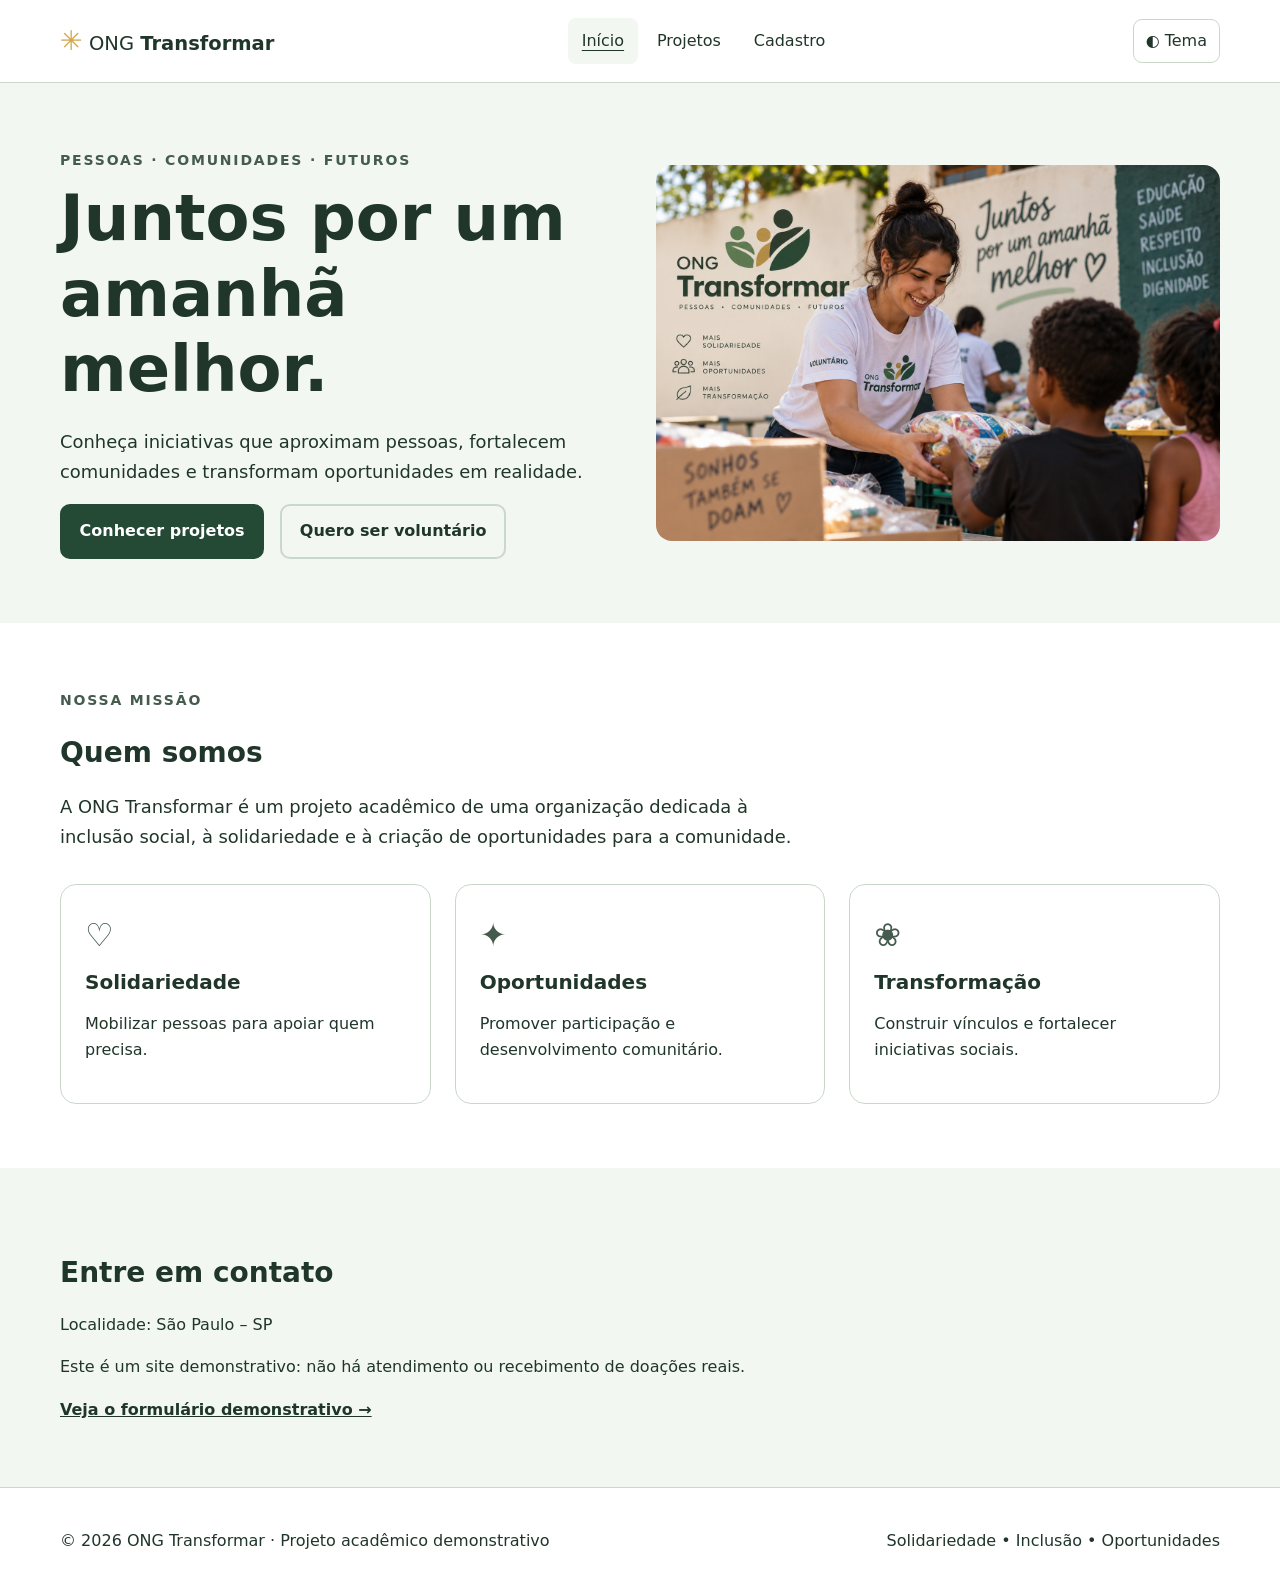
<file: index.html>
<!doctype html>
<html lang="pt-BR">
<head>
<meta charset="utf-8">
<meta name="viewport" content="width=device-width, initial-scale=1">
<meta name="description" content="Conheça os projetos sociais e as oportunidades de voluntariado da ONG Transformar.">
<title>Início | ONG Transformar</title>
<link rel="stylesheet" href="style.css">
<script src="main.js" defer></script>
</head>
<body>
<a class="skip-link" href="#conteudo">Pular para o conteúdo</a>
<header class="site-header"><div class="container header-inner">
<a class="brand" href="index.html" aria-label="ONG Transformar — página inicial"><span class="brand-icon" aria-hidden="true">✳</span> ONG <strong>Transformar</strong></a>
<button class="menu-toggle" type="button" aria-controls="menu-principal" aria-expanded="false">☰ <span>Menu</span></button>
<nav id="menu-principal" aria-label="Navegação principal"><ul class="nav-list">
<li><a href="index.html" aria-current="page">Início</a></li><li><a href="projetos.html" >Projetos</a></li><li><a href="cadastro.html" >Cadastro</a></li></ul></nav>
<button class="theme-toggle" type="button" aria-label="Ativar modo escuro" aria-pressed="false">◐ <span>Tema</span></button>
</div></header>
<main id="conteudo"><section class="hero"><div class="container hero-grid"><div class="hero-copy"><span class="eyebrow">PESSOAS · COMUNIDADES · FUTUROS</span><h1>Juntos por um amanhã melhor.</h1><p>Conheça iniciativas que aproximam pessoas, fortalecem comunidades e transformam oportunidades em realidade.</p><div class="actions"><a class="button" href="projetos.html">Conhecer projetos</a><a class="button button-outline" href="cadastro.html">Quero ser voluntário</a></div></div><img class="hero-image" src="ong-social.jpg" width="1536" height="1024" alt="Voluntária entregando uma cesta de alimentos a crianças durante uma ação solidária"></div></section>
<section class="section container" aria-labelledby="quem-somos"><span class="eyebrow">NOSSA MISSÃO</span><h2 id="quem-somos">Quem somos</h2><p class="intro">A ONG Transformar é um projeto acadêmico de uma organização dedicada à inclusão social, à solidariedade e à criação de oportunidades para a comunidade.</p><div class="cards"><article class="card"><span class="card-icon" aria-hidden="true">♡</span><h3>Solidariedade</h3><p>Mobilizar pessoas para apoiar quem precisa.</p></article><article class="card"><span class="card-icon" aria-hidden="true">✦</span><h3>Oportunidades</h3><p>Promover participação e desenvolvimento comunitário.</p></article><article class="card"><span class="card-icon" aria-hidden="true">❀</span><h3>Transformação</h3><p>Construir vínculos e fortalecer iniciativas sociais.</p></article></div></section>
<section class="section section-soft"><div class="container"><h2>Entre em contato</h2><address><p>Localidade: São Paulo – SP</p><p>Este é um site demonstrativo: não há atendimento ou recebimento de doações reais.</p></address><a class="text-link" href="cadastro.html">Veja o formulário demonstrativo →</a></div></section></main>
<footer class="site-footer"><div class="container footer-inner"><p>© 2026 ONG Transformar · Projeto acadêmico demonstrativo</p><p>Solidariedade • Inclusão • Oportunidades</p></div></footer>
<div id="toast" class="toast" role="status" aria-live="polite" hidden></div>
</body></html>
</file>
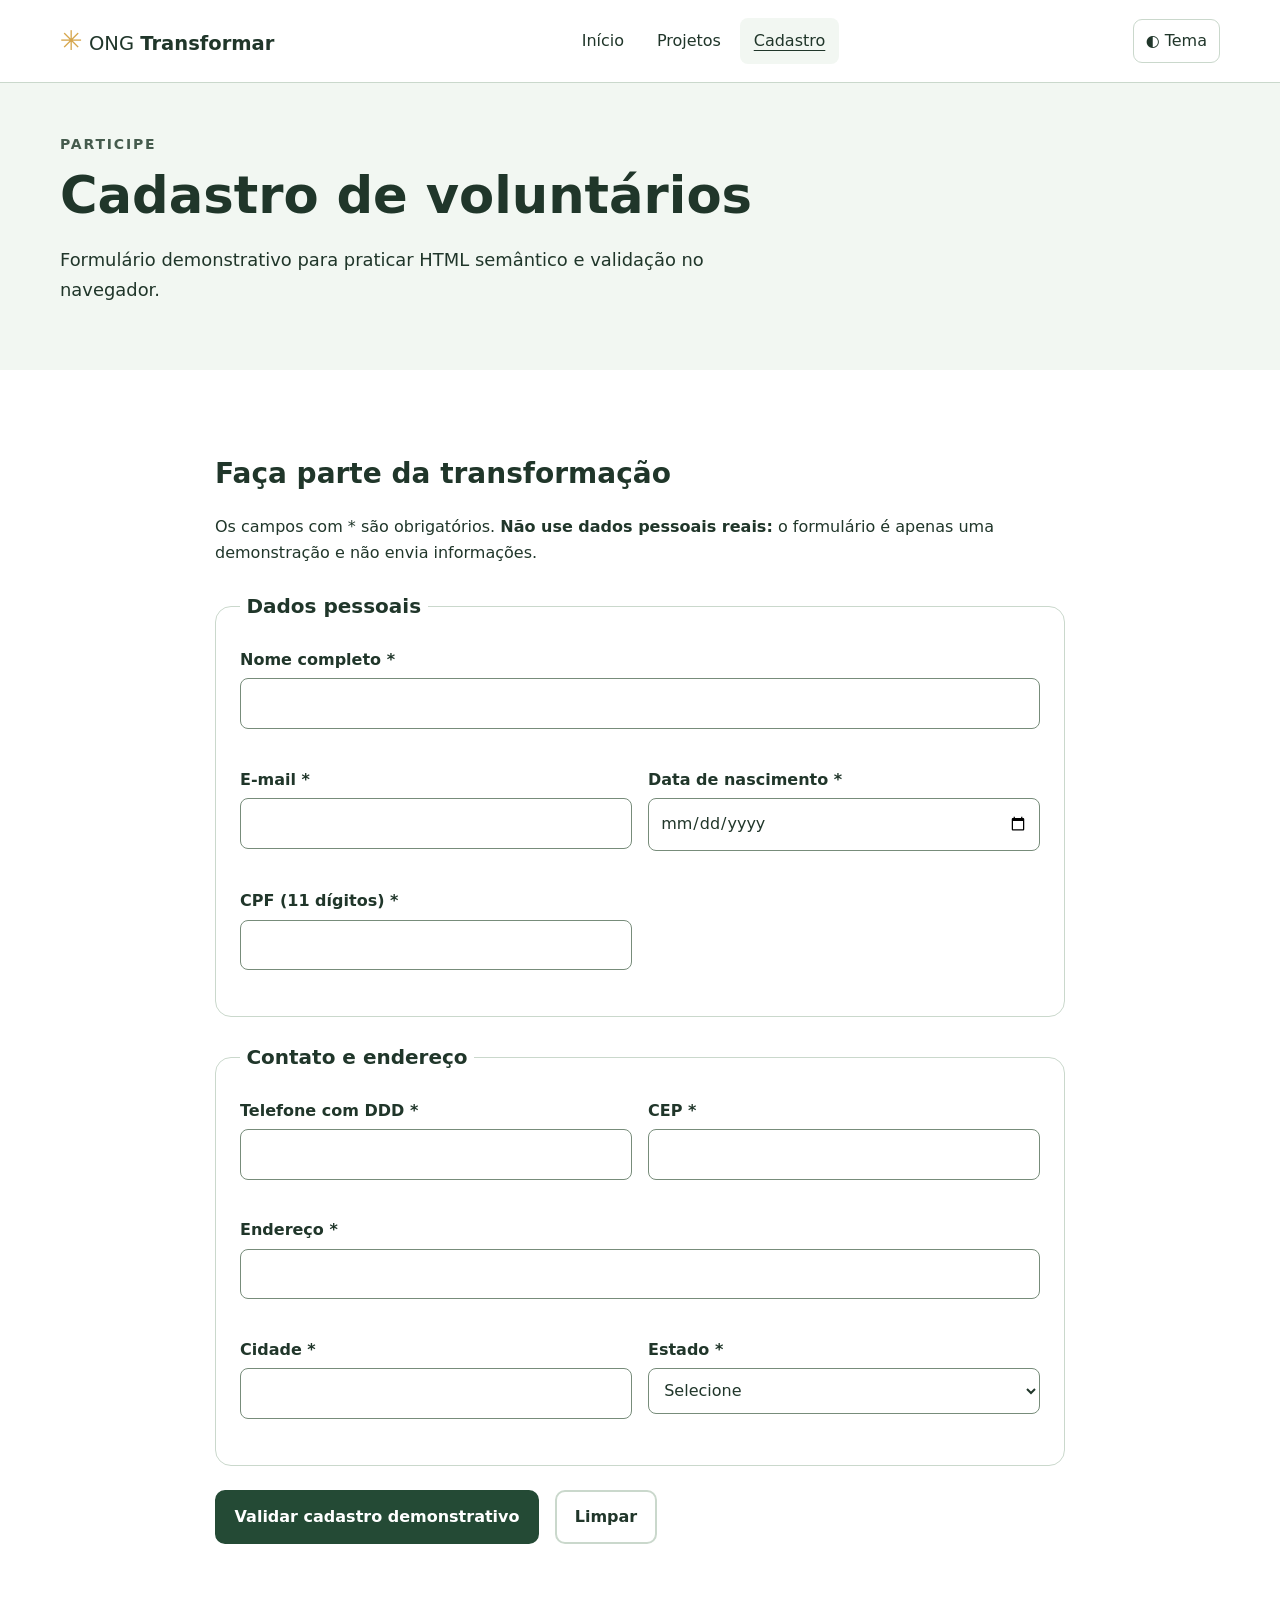
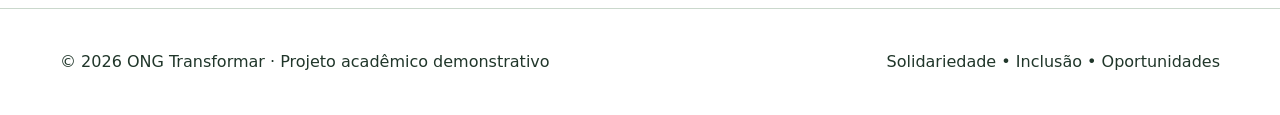
<file: cadastro.html>
<!doctype html>
<html lang="pt-BR">
<head>
<meta charset="utf-8">
<meta name="viewport" content="width=device-width, initial-scale=1">
<meta name="description" content="Conheça os projetos sociais e as oportunidades de voluntariado da ONG Transformar.">
<title>Cadastro | ONG Transformar</title>
<link rel="stylesheet" href="style.css">
<script src="main.js" defer></script>
</head>
<body>
<a class="skip-link" href="#conteudo">Pular para o conteúdo</a>
<header class="site-header"><div class="container header-inner">
<a class="brand" href="index.html" aria-label="ONG Transformar — página inicial"><span class="brand-icon" aria-hidden="true">✳</span> ONG <strong>Transformar</strong></a>
<button class="menu-toggle" type="button" aria-controls="menu-principal" aria-expanded="false">☰ <span>Menu</span></button>
<nav id="menu-principal" aria-label="Navegação principal"><ul class="nav-list">
<li><a href="index.html" >Início</a></li><li><a href="projetos.html" >Projetos</a></li><li><a href="cadastro.html" aria-current="page">Cadastro</a></li></ul></nav>
<button class="theme-toggle" type="button" aria-label="Ativar modo escuro" aria-pressed="false">◐ <span>Tema</span></button>
</div></header>
<main id="conteudo"><section class="page-heading"><div class="container"><span class="eyebrow">PARTICIPE</span><h1>Cadastro de voluntários</h1><p>Formulário demonstrativo para praticar HTML semântico e validação no navegador.</p></div></section><section class="section container"><div class="form-shell"><h2>Faça parte da transformação</h2><p>Os campos com * são obrigatórios. <strong>Não use dados pessoais reais:</strong> o formulário é apenas uma demonstração e não envia informações.</p><form id="cadastro-form" action="#" method="post" novalidate><fieldset><legend>Dados pessoais</legend><div class="form-grid"><div class="field full"><label for="nome">Nome completo *</label><input id="nome" name="nome" type="text" autocomplete="name" minlength="3" required><span class="error" id="erro-nome"></span></div><div class="field"><label for="email">E-mail *</label><input id="email" name="email" type="email" autocomplete="email" required><span class="error" id="erro-email"></span></div><div class="field"><label for="nascimento">Data de nascimento *</label><input id="nascimento" name="nascimento" type="date" required><span class="error" id="erro-nascimento"></span></div><div class="field"><label for="cpf">CPF (11 dígitos) *</label><input id="cpf" name="cpf" type="text" inputmode="numeric" pattern="[0-9]{11}" maxlength="11" title="Digite 11 números, sem pontos ou traços" required><span class="error" id="erro-cpf"></span></div></div></fieldset><fieldset><legend>Contato e endereço</legend><div class="form-grid"><div class="field"><label for="telefone">Telefone com DDD *</label><input id="telefone" name="telefone" type="tel" inputmode="numeric" pattern="[0-9]{10,11}" maxlength="11" title="Digite 10 ou 11 números, sem pontuação" required><span class="error" id="erro-telefone"></span></div><div class="field"><label for="cep">CEP *</label><input id="cep" name="cep" type="text" inputmode="numeric" pattern="[0-9]{8}" maxlength="8" title="Digite 8 números, sem hífen" required><span class="error" id="erro-cep"></span></div><div class="field full"><label for="endereco">Endereço *</label><input id="endereco" name="endereco" type="text" autocomplete="street-address" required><span class="error" id="erro-endereco"></span></div><div class="field"><label for="cidade">Cidade *</label><input id="cidade" name="cidade" type="text" autocomplete="address-level2" required><span class="error" id="erro-cidade"></span></div><div class="field"><label for="estado">Estado *</label><select id="estado" name="estado" autocomplete="address-level1" required><option value="">Selecione</option><option value="SP">São Paulo</option><option value="RJ">Rio de Janeiro</option><option value="MG">Minas Gerais</option><option value="PR">Paraná</option><option value="BA">Bahia</option><option value="RS">Rio Grande do Sul</option><option value="SC">Santa Catarina</option><option value="OUTRO">Outro</option></select><span class="error" id="erro-estado"></span></div></div></fieldset><div class="form-actions"><button class="button" type="submit">Validar cadastro demonstrativo</button><button class="button button-outline" type="reset">Limpar</button></div></form></div></section><div id="success-dialog" class="dialog-backdrop" hidden><div class="dialog" role="dialog" aria-modal="true" aria-labelledby="dialog-title" aria-describedby="dialog-desc"><h2 id="dialog-title">Formulário validado!</h2><p id="dialog-desc">Os dados de demonstração passaram pela validação do navegador. Nenhuma informação foi enviada ou armazenada.</p><button class="button" id="close-dialog" type="button">Fechar</button></div></div></main>
<footer class="site-footer"><div class="container footer-inner"><p>© 2026 ONG Transformar · Projeto acadêmico demonstrativo</p><p>Solidariedade • Inclusão • Oportunidades</p></div></footer>
<div id="toast" class="toast" role="status" aria-live="polite" hidden></div>
</body></html>
</file>
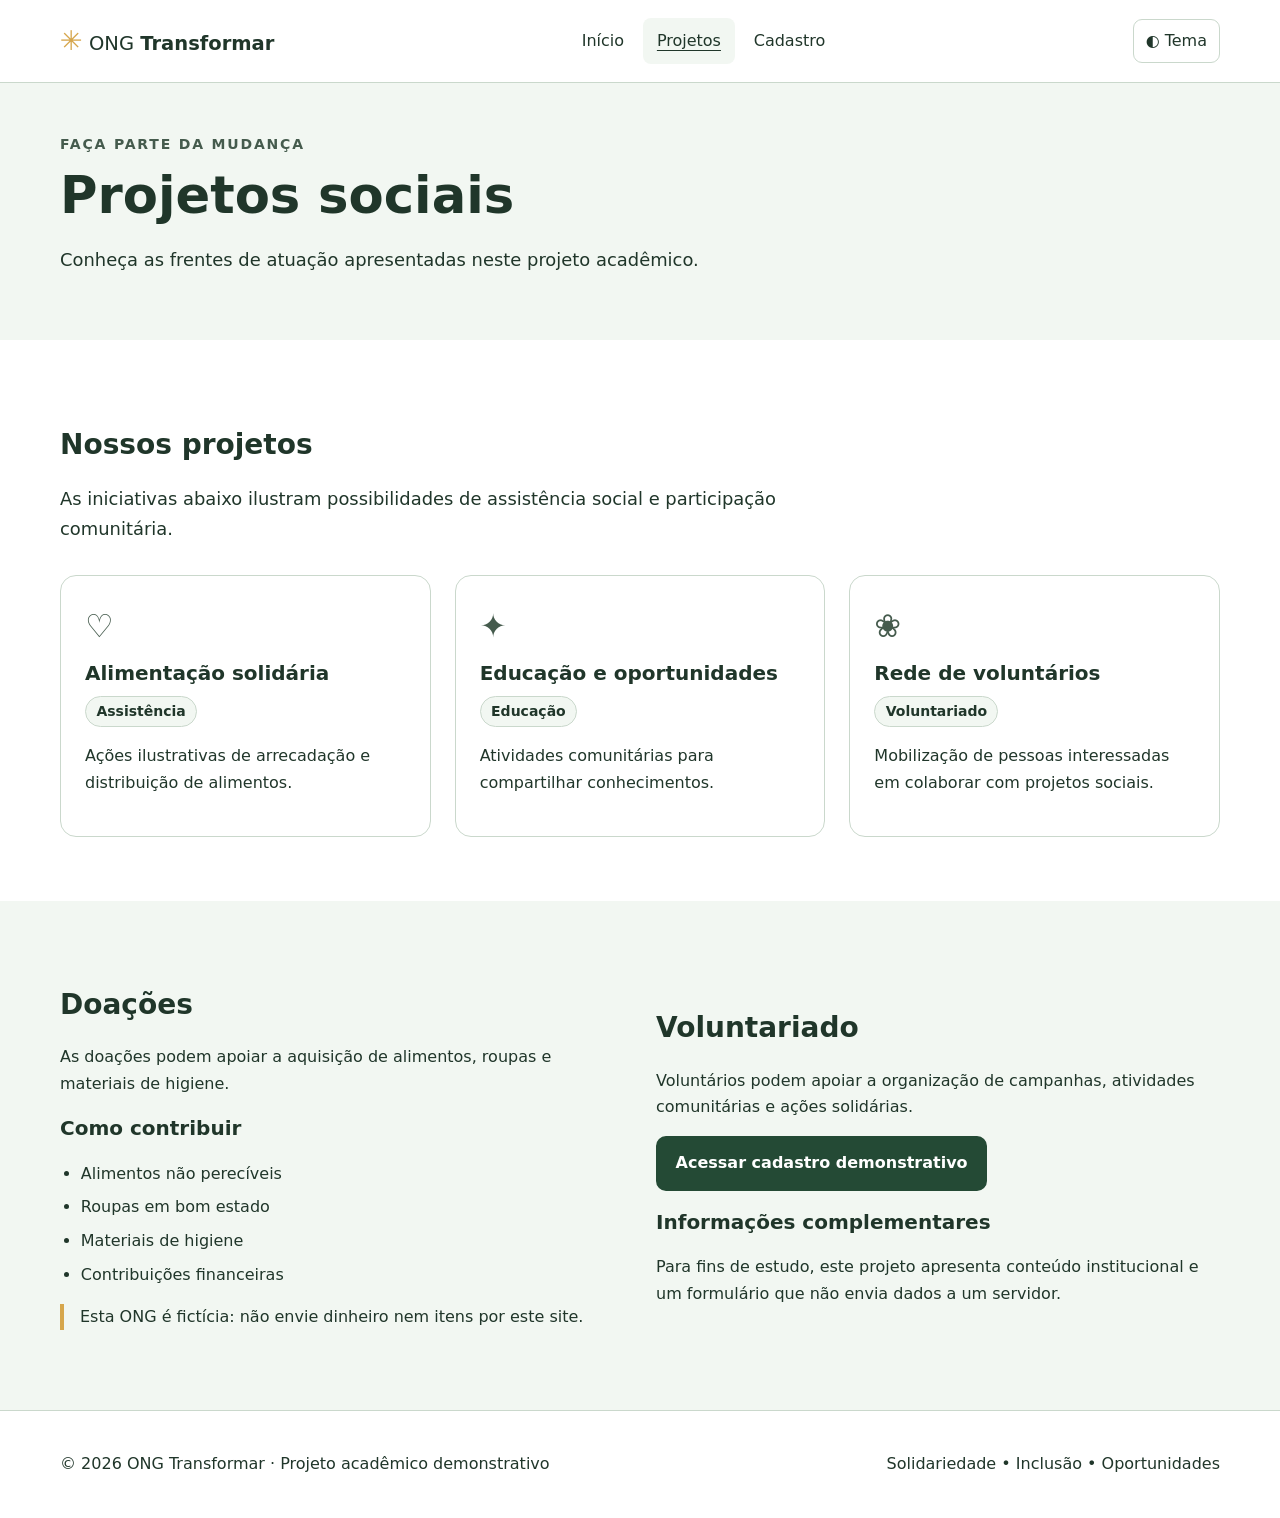
<file: projetos.html>
<!doctype html>
<html lang="pt-BR">
<head>
<meta charset="utf-8">
<meta name="viewport" content="width=device-width, initial-scale=1">
<meta name="description" content="Conheça os projetos sociais e as oportunidades de voluntariado da ONG Transformar.">
<title>Projetos | ONG Transformar</title>
<link rel="stylesheet" href="style.css">
<script src="main.js" defer></script>
</head>
<body>
<a class="skip-link" href="#conteudo">Pular para o conteúdo</a>
<header class="site-header"><div class="container header-inner">
<a class="brand" href="index.html" aria-label="ONG Transformar — página inicial"><span class="brand-icon" aria-hidden="true">✳</span> ONG <strong>Transformar</strong></a>
<button class="menu-toggle" type="button" aria-controls="menu-principal" aria-expanded="false">☰ <span>Menu</span></button>
<nav id="menu-principal" aria-label="Navegação principal"><ul class="nav-list">
<li><a href="index.html" >Início</a></li><li><a href="projetos.html" aria-current="page">Projetos</a></li><li><a href="cadastro.html" >Cadastro</a></li></ul></nav>
<button class="theme-toggle" type="button" aria-label="Ativar modo escuro" aria-pressed="false">◐ <span>Tema</span></button>
</div></header>
<main id="conteudo"><section class="page-heading"><div class="container"><span class="eyebrow">FAÇA PARTE DA MUDANÇA</span><h1>Projetos sociais</h1><p>Conheça as frentes de atuação apresentadas neste projeto acadêmico.</p></div></section><section class="section container" aria-labelledby="nossos-projetos"><h2 id="nossos-projetos">Nossos projetos</h2><p class="intro">As iniciativas abaixo ilustram possibilidades de assistência social e participação comunitária.</p><div id="projetos-lista" class="cards" aria-label="Lista de projetos"></div><noscript><p>Ative o JavaScript para visualizar os cartões de projetos. Você ainda pode consultar as formas de participação abaixo.</p></noscript></section><section class="section section-soft"><div class="container two-cols"><div><h2>Doações</h2><p>As doações podem apoiar a aquisição de alimentos, roupas e materiais de higiene.</p><h3>Como contribuir</h3><ul class="check-list"><li>Alimentos não perecíveis</li><li>Roupas em bom estado</li><li>Materiais de higiene</li><li>Contribuições financeiras</li></ul><p class="notice">Esta ONG é fictícia: não envie dinheiro nem itens por este site.</p></div><div><h2>Voluntariado</h2><p>Voluntários podem apoiar a organização de campanhas, atividades comunitárias e ações solidárias.</p><a class="button" href="cadastro.html">Acessar cadastro demonstrativo</a><h3>Informações complementares</h3><p>Para fins de estudo, este projeto apresenta conteúdo institucional e um formulário que não envia dados a um servidor.</p></div></div></section></main>
<footer class="site-footer"><div class="container footer-inner"><p>© 2026 ONG Transformar · Projeto acadêmico demonstrativo</p><p>Solidariedade • Inclusão • Oportunidades</p></div></footer>
<div id="toast" class="toast" role="status" aria-live="polite" hidden></div>
</body></html>
</file>
<file: style.css>
/* ONG Transformar — design system e layout responsivo */
:root{color-scheme:light;--bg:#fff;--surface:#f2f7f2;--text:#20362a;--muted:#455b4d;--brand:#244a35;--accent:#d6a64c;--border:#cad8cc;--danger:#a32222;--focus:#c27c00;--radius:16px;--space-1:.5rem;--space-2:1rem;--space-3:1.5rem;--space-4:2rem;--space-5:3rem;--space-6:4rem;--fs-1:.875rem;--fs-2:1rem;--fs-3:1.25rem;--fs-4:1.75rem;--fs-5:clamp(2.4rem,5vw,4.4rem);font-family:system-ui,-apple-system,Segoe UI,Arial,sans-serif}
:root[data-theme="dark"]{color-scheme:dark;--bg:#121c16;--surface:#1d3024;--text:#f4f8f4;--muted:#d1dfd4;--brand:#b7e1c3;--accent:#f3c66c;--border:#506956;--danger:#ffb6b6;--focus:#ffd478}
*{box-sizing:border-box}html{scroll-behavior:smooth}body{margin:0;background:var(--bg);color:var(--text);line-height:1.65}img{max-width:100%;height:auto}a{color:inherit}button,input,select{font:inherit}button{cursor:pointer}:focus-visible{outline:3px solid var(--focus);outline-offset:3px}.container{width:min(1160px,calc(100% - 2rem));margin-inline:auto}.skip-link{position:absolute;top:-5rem;left:1rem;z-index:99;background:var(--bg);padding:.7rem}.skip-link:focus{top:1rem}.site-header{border-bottom:1px solid var(--border);background:var(--bg)}.header-inner{min-height:82px;display:flex;align-items:center;gap:1.5rem;justify-content:space-between}.brand{text-decoration:none;font-size:1.22rem;white-space:nowrap}.brand-icon{color:var(--accent);font-size:1.7rem}.nav-list{list-style:none;display:flex;gap:.35rem;padding:0;margin:0}.nav-list a{display:block;padding:.6rem .85rem;text-decoration:none;border-radius:8px}.nav-list a:hover,.nav-list a[aria-current]{background:var(--surface);text-decoration:underline;text-underline-offset:4px}.menu-toggle{display:none}.theme-toggle,.menu-toggle{border:1px solid var(--border);border-radius:9px;padding:.5rem .75rem;background:var(--bg);color:var(--text)}.hero{background:var(--surface);padding:var(--space-6) 0}.hero-grid,.two-cols{display:grid;grid-template-columns:repeat(12,minmax(0,1fr));gap:var(--space-4);align-items:center}.hero-copy,.two-cols>div{grid-column:span 6}.hero-image{grid-column:span 6;border-radius:var(--radius);aspect-ratio:3/2;object-fit:cover}.eyebrow{font-size:var(--fs-1);font-weight:750;letter-spacing:.13em;color:var(--muted)}h1,h2,h3{line-height:1.18}h1{font-size:var(--fs-5);margin:.5rem 0 1.2rem}h2{font-size:var(--fs-4)}h3{font-size:var(--fs-3)}.hero-copy>p,.intro,.page-heading p{max-width:65ch;font-size:1.12rem}.actions,.form-actions{display:flex;gap:var(--space-2);flex-wrap:wrap}.button{display:inline-block;background:#244a35;color:#fff;text-decoration:none;border:2px solid #244a35;border-radius:10px;padding:.75rem 1.1rem;font-weight:700}.button:hover{background:#173222}.button-outline{background:transparent;color:var(--text);border-color:var(--border)}.button-outline:hover{background:var(--surface)}.section{padding:var(--space-6) 0}.section-soft,.page-heading{background:var(--surface)}.page-heading{padding:var(--space-5) 0}.page-heading h1{font-size:clamp(2.1rem,4vw,3.4rem)}.cards{display:grid;grid-template-columns:repeat(12,minmax(0,1fr));gap:var(--space-3);margin-top:var(--space-4)}.card{grid-column:span 4;border:1px solid var(--border);border-radius:var(--radius);padding:var(--space-3);background:var(--bg)}.card h3{margin:.6rem 0}.card-icon{font-size:2rem;color:var(--muted)}.badge{display:inline-block;padding:.2rem .65rem;border-radius:999px;background:var(--surface);border:1px solid var(--border);font-size:var(--fs-1);font-weight:700}.check-list{padding-left:1.3rem}.check-list li{margin-bottom:.45rem}.notice{border-left:4px solid var(--accent);padding-left:1rem}.text-link{font-weight:700}.site-footer{border-top:1px solid var(--border);padding:var(--space-3) 0}.footer-inner{display:flex;justify-content:space-between;gap:1rem;flex-wrap:wrap}address{font-style:normal}.form-shell{max-width:850px;margin:auto}.form-shell fieldset{border:1px solid var(--border);border-radius:var(--radius);padding:var(--space-3);margin:var(--space-3) 0}.form-shell legend{font-size:var(--fs-3);font-weight:700;padding:0 .4rem}.form-grid{display:grid;grid-template-columns:repeat(12,minmax(0,1fr));gap:var(--space-2)}.field{grid-column:span 6;display:flex;flex-direction:column;gap:.3rem}.field.full{grid-column:span 12}.field label{font-weight:650}.field input,.field select{width:100%;padding:.7rem;border:1px solid #778c7a;border-radius:8px;background:var(--bg);color:var(--text)}.field [aria-invalid="true"]{border:2px solid var(--danger)}.error{font-size:var(--fs-1);color:var(--danger);min-height:1.2em}.toast{position:fixed;bottom:1rem;right:1rem;max-width:min(400px,90vw);background:var(--text);color:var(--bg);padding:1rem;border-radius:10px;z-index:40}.dialog-backdrop{position:fixed;inset:0;background:#000a;display:grid;place-items:center;padding:1rem;z-index:50}.dialog{width:min(470px,100%);background:var(--bg);color:var(--text);padding:2rem;border-radius:var(--radius)}[hidden]{display:none!important}
@media(max-width:1100px){.hero-grid{gap:1.5rem}.hero-copy{grid-column:span 7}.hero-image{grid-column:span 5}}
@media(max-width:900px){.hero-copy,.hero-image,.two-cols>div{grid-column:span 12}.hero-image{max-height:420px;width:100%}.card{grid-column:span 6}}
@media(max-width:700px){.header-inner{flex-wrap:wrap;padding:.75rem 0}.menu-toggle{display:block;margin-left:auto}.site-header nav{width:100%;order:4}.site-header nav:not(.is-open){display:none}.nav-list{flex-direction:column}.theme-toggle{order:3}.hero{padding:3rem 0}}
@media(max-width:520px){.cards{gap:1rem}.card,.field{grid-column:span 12}.section{padding:3rem 0}.footer-inner{display:block}}
@media(max-width:380px){.brand{font-size:1rem}.theme-toggle span{display:none}.actions .button{width:100%;text-align:center}}
@media(prefers-reduced-motion:reduce){html{scroll-behavior:auto}*,*::before,*::after{animation-duration:.01ms!important;transition-duration:.01ms!important}}
</file>
